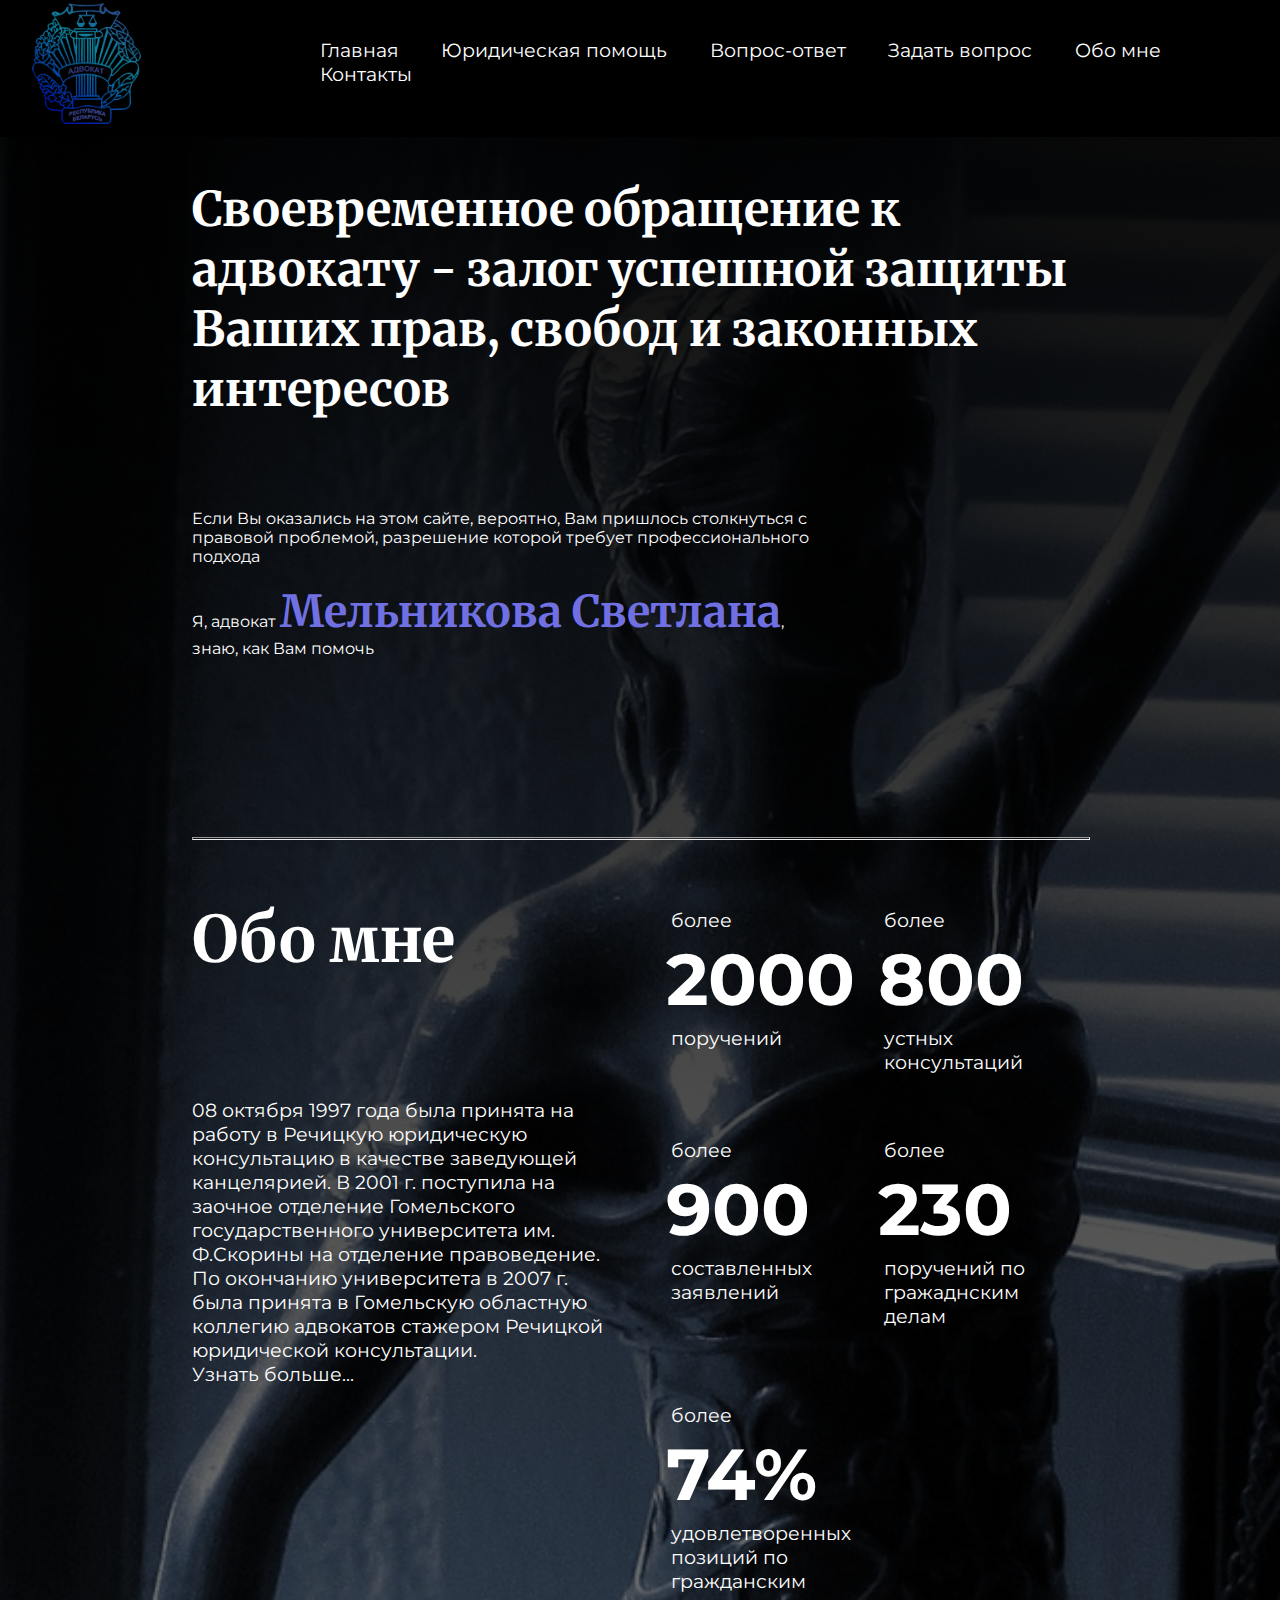
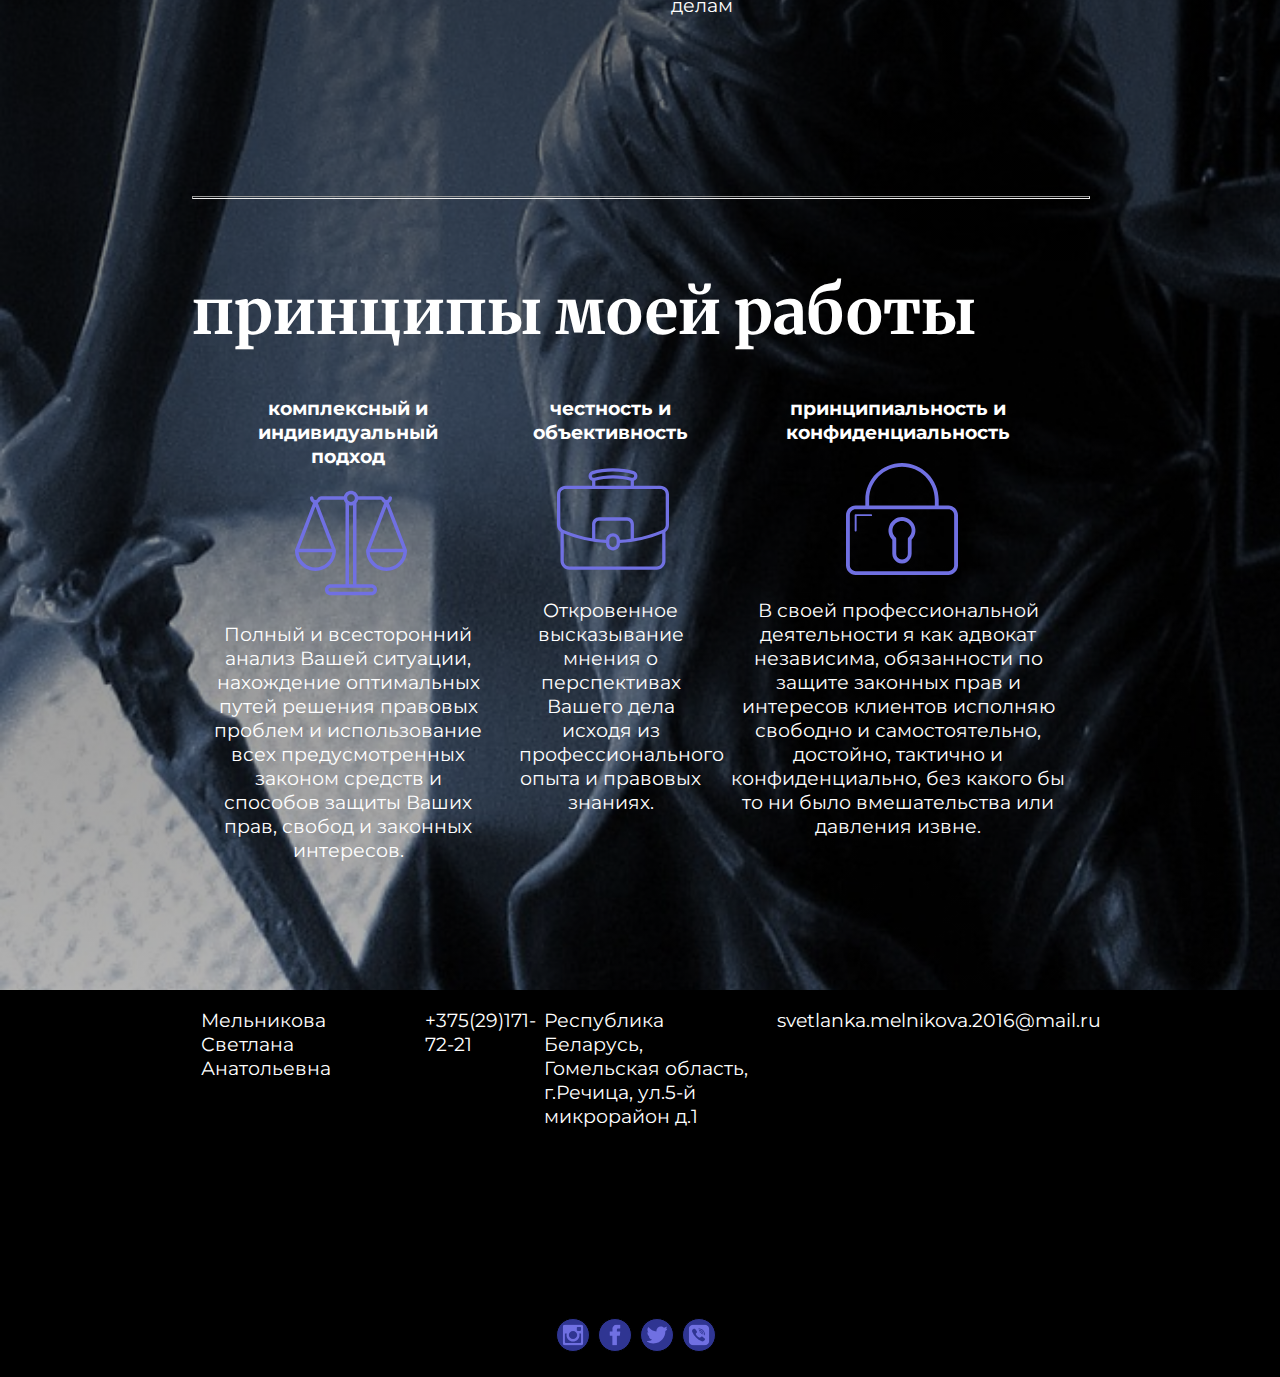
<file: index.html>
<!DOCTYPE html>
<html lang="en">
<head>
    <meta charset="UTF-8">
    <meta http-equiv="X-UA-Compatible" content="IE=edge">
    <meta name="viewport" content="width=device-width, initial-scale=1.0">
    <link rel="stylesheet" href="style.css">
    <title>Адвокат в Речице - Мельникова Светлана Анатольевна </title>
</head>
<body>
    <header>
        <img src="image/Logo-advocat.png" alt="image">
        <div class="mobile-navigation">
            <svg class="mobile-menu-btn">
                <use xlink:href="sprite.svg#mobile-menu-open"></use>
            </svg>
            <svg class="mobile-menu-close">
                <use xlink:href="sprite.svg#mobile-menu-close"></use>
            </svg>
            <div class="mobile-dropdown-menu">
                <a href="index.html"> Главная</a>
                <a href="legal.html"> Юридическая помощь</a>
                <a href="enquire.html"> Вопрос-ответ</a>
                <a href="askquestion.html"> Задать вопрос</a>
                <a href="about.html"> Обо мне</a>
            </div>
        </div>
        <nav class="header-link">
            <a href="index.html"> Главная</a>
            <a href="legal.html"> Юридическая помощь</a>
            <a href="enquire.html"> Вопрос-ответ</a>
            <a href="askquestion.html"> Задать вопрос</a>
            <a href="about.html"> Обо мне</a>
            <a href="#contacts"> Контакты</a>
        </nav>
    </header>
    <section class="greetings">
        <h2 class="greetings-title"> Своевременное обращение к адвокату - залог успешной защиты Ваших прав, свобод и законных интересов</h2>
        <p class="greetings-base-text">Если Вы оказались на этом сайте, вероятно, Вам пришлось столкнуться с правовой проблемой, разрешение которой требует профессионального подхода</p>
        <p class="greetings-base-text greating-text">Я, адвокат <span class="greetings-name"> Мельникова Светлана</span>, знаю, как Вам помочь</p>
        <hr>
    </section>
    <section class="statistics">
        <div class="statistic">
            <div class="statistic-first-block">
                <p class="statistic-title">Обо мне</p>
                <p class="statistic-text">08 октября 1997 года была принята на работу в Речицкую юридическую консультацию в качестве заведующей канцелярией.  В 2001 г. поступила на заочное отделение Гомельского государственного университета им. Ф.Скорины на отделение правоведение. По окончанию университета в 2007 г. была принята в Гомельскую областную коллегию адвокатов стажером Речицкой юридической консультации. </p>
                <a class="statistic-link" href="about.html">Узнать больше...</a>
            </div>
            <div class="statistic-second-block">
                <div class="statistic-item">
                    <p class="base-title-first">более</p>
                    <p class="stat-number">2000</p>
                    <p class="base-title-first">поручений</p>
                </div>
                <div class="statistic-item">
                    <p class="base-title-first">более</p>
                    <p class="stat-number">800</p>
                    <p class="base-title-first">устных консультаций</p>
                </div>
                <div class="statistic-item value-first">
                    <p class="base-title-first sprt-nub">более</p>
                    <p class="stat-number ">900</p>
                    <p class="base-title-first">составленных заявлений</p>
                </div>
                <div class="statistic-item value-first ">
                    <p class="base-title-first sprt-nub">более</p>
                    <p class="stat-number ">230</p>
                    <p class="base-title-first">поручений по гражаднским делам</p>
                </div>
                <div class="statistic-item sprt-nub-first">
                    <p class="base-title-first">более</p>
                    <p class="stat-number ">74%</p>
                    <p class="base-title-first">удовлетворенных позиций по гражданским делам</p>
                </div>
            </div>
        </div>
        <hr>
    </section>
    <section class="princeps">
        <p class="statistic-title"> принципы моей работы</p>
        <div class="cards">
            <div class="card">
                <h3 class="base-title-first">комплексный и индивидуальный <br> подход</h3>
                <svg class="card-sprite">
                    <use xlink:href="sprite.svg#scales"></use>
                </svg>
                <p class="base-title-first">Полный и всесторонний анализ Вашей ситуации, нахождение оптимальных путей решения правовых проблем и использование всех предусмотренных законом средств и способов защиты Ваших прав, свобод и законных интересов.</p>
            </div>
            <div class="card">
                <h3 class="base-title-first">честность и объективность</h3>
                <svg class="card-sprite">
                    <use xlink:href="sprite.svg#briefcase"></use>
                </svg>
                <p class="base-title-first">Откровенное высказывание мнения о перспективах Вашего дела исходя из профессионального опыта и правовых знаниях.</p>
            </div>
            <div class="card">
                <h3 class="base-title-first">принципиальность и <br> конфиденциальность</h3>
                <svg class="card-sprite">
                    <use xlink:href="sprite.svg#lock"></use>
                </svg>
                <p class="base-title-first">В своей профессиональной деятельности я как адвокат независима, обязанности по защите законных прав и интересов клиентов исполняю свободно и самостоятельно, достойно, тактично и конфиденциально, без какого бы то ни было вмешательства или давления извне.</p>
            </div>
        </div>
    </section>
    <footer class="contacts" id="contacts">
        <div class="contacts-grid-container">
            <p class="base-title-first">Мельникова Светлана Анатольевна</p>
            <p class="base-title-first">+375(29)171-72-21</p>
            <p class="base-title-first"> Республика Беларусь,<br> Гомельская область, г.Речица, ул.5-й микрорайон д.1 </p>
            <p class="base-title-first">svetlanka.melnikova.2016@mail.ru</p>
        </div>    
        <div class="map">
            <iframe src="https://www.google.com/maps/embed?pb=!1m14!1m12!1m3!1d5794.442644092715!2d30.406498111423435!3d52.36565056402502!2m3!1f0!2f0!3f0!3m2!1i1024!2i768!4f13.1!5e0!3m2!1sru!2sby!4v1670740330302!5m2!1sru!2sby" width="100%" height="100%" style="border:0;" allowfullscreen="" loading="lazy" referrerpolicy="no-referrer-when-downgrade"></iframe>
        </div>
        <div class="footer-nav">
            <div class="footer-nav-flex">
                <div title="instagram" class="footer-circle">
                    <a href="https://ru.wikipedia.org/wiki/Instagram">
                        <svg class="description-svg">
                            <use xlink:href="sprite.svg#inst"></use>
                        </svg>
                    </a>
                </div>
                <div title="facebook" class="footer-circle">
                    <a href="https://ru.wikipedia.org/wiki/Facebook">
                        <svg class="description-svg">
                            <use xlink:href="sprite.svg#fc"></use>
                        </svg>
                    </a>
                </div>
                <div title="twitter" class="footer-circle">
                    <a href="https://ru.wikipedia.org/wiki/Facebook">
                        <svg class="description-svg">
                            <use xlink:href="sprite.svg#tw"></use>
                        </svg>
                    </a>
                </div>
                <div title="viber" class="footer-circle">
                    <a href="https://ru.wikipedia.org/wiki/Viber">
                        <svg  class="description-svg">
                            <use xlink:href="sprite.svg#viber"></use>
                        </svg>
                    </a>
                </div>
            </div>
        </div>
    </footer>
    <script src="adaptiv.js"></script>
</body>
</html>
</file>
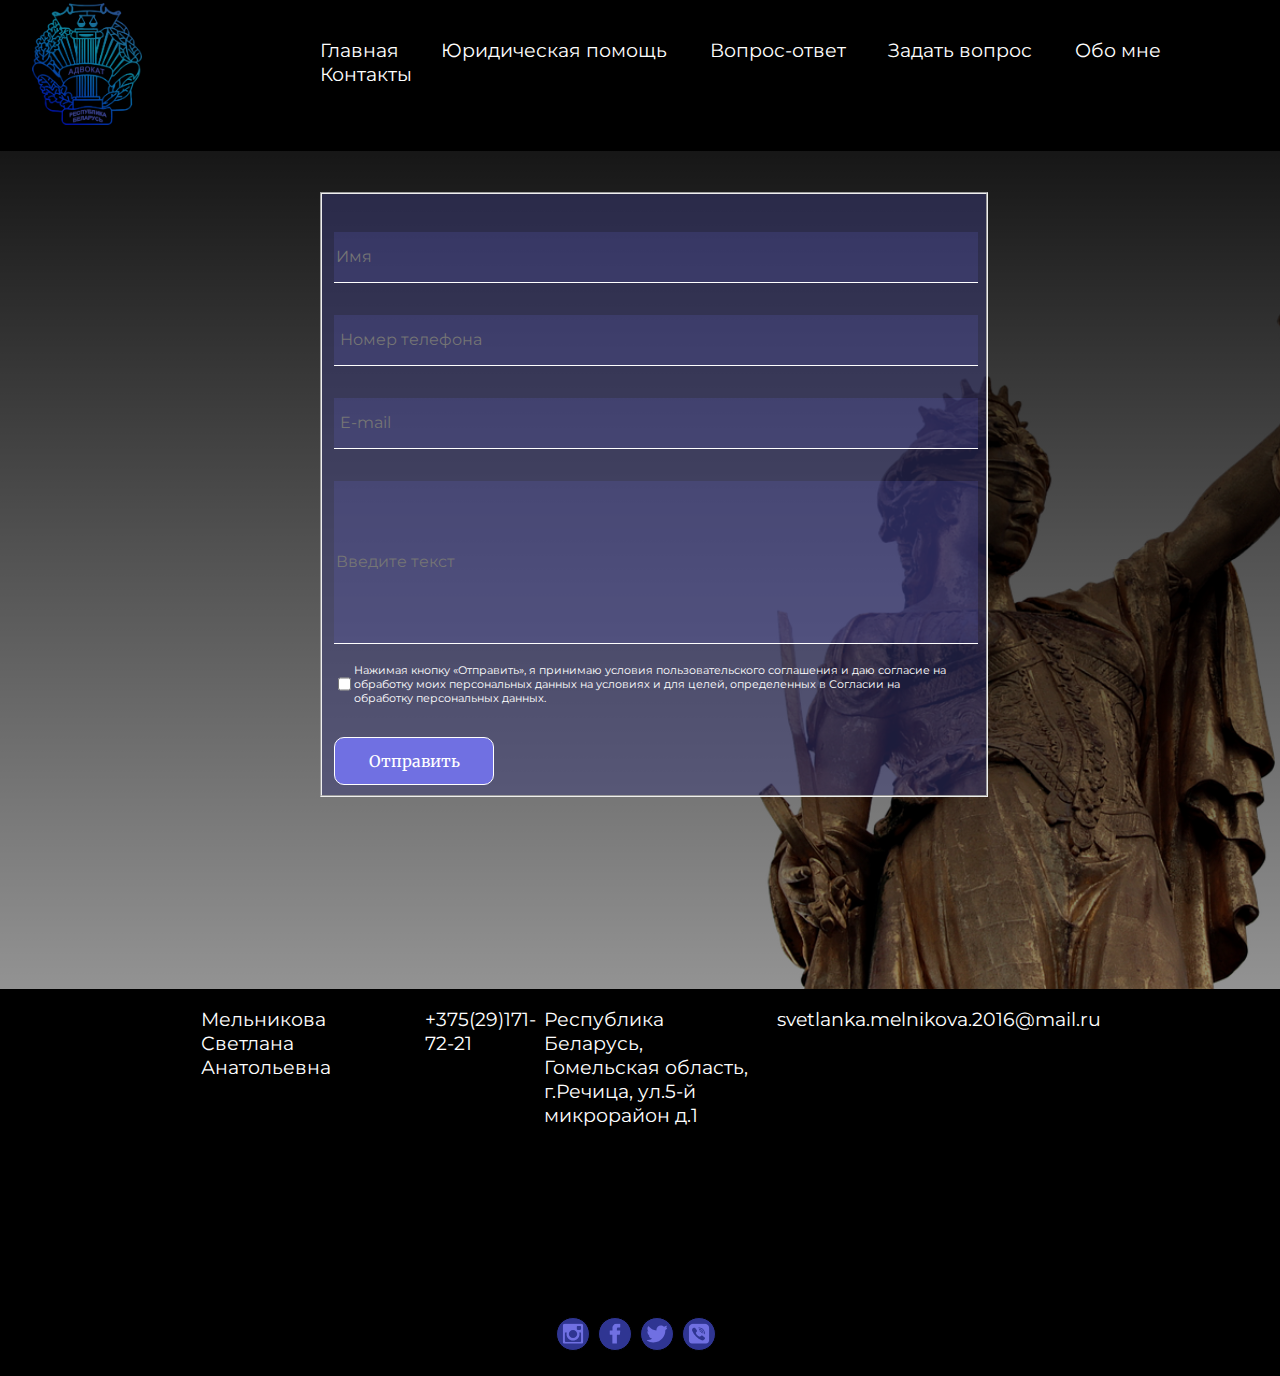
<file: askquestion.html>
<!DOCTYPE html>
<html lang="en">
<head>
    <meta charset="UTF-8">
    <meta http-equiv="X-UA-Compatible" content="IE=edge">
    <meta name="viewport" content="width=device-width, initial-scale=1.0">
    <link rel="stylesheet" href="askquestion.css">
    <title>Задать вопрос</title>
</head>
<body>
    <header>
        <img src="image/Logo-advocat.png" alt="image">
        <div class="mobile-navigation">
            <svg class="mobile-menu-btn">
                <use xlink:href="sprite.svg#mobile-menu-open"></use>
            </svg>
            <svg class="mobile-menu-close">
                <use xlink:href="sprite.svg#mobile-menu-close"></use>
            </svg>
            <div class="mobile-dropdown-menu">
                <a href="index.html"> Главная</a>
                <a href="legal.html"> Юридическая помощь</a>
                <a href="enquire.html"> Вопрос-ответ</a>
                <a href="askquestion.html"> Задать вопрос</a>
                <a href="about.html"> Обо мне</a>
            </div>
        </div> 
        <nav class="header-link">
            <a href="index.html"> Главная</a>
            <a href="legal.html"> Юридическая помощь</a>
            <a href="enquire.html"> Вопрос-ответ</a>
            <a href="askquestion.html"> Задать вопрос</a>
            <a href="about.html"> Обо мне</a>
            <a href="#contacts"> Контакты</a>
        </nav>
    </header>
    <section class="section-form">
            <form class="form-container">
                <fieldset class="list">
                    <input class="form-item " type="text" placeholder="Имя">
                    <input class="form-item" type="number" placeholder=" Номер телефона">
                    <input class="form-item" type="email" placeholder=" E-mail">
                    <input class="form-item form-textarea" type="text" placeholder="Введите текст">
                    <div class="form-chek-container" >
                        <input id="openModal" class="form-chek"  type="checkbox" name="form-text">
                        <p class="form-chek-text">
                            Нажимая кнопку «Отправить», я принимаю условия пользовательского соглашения и даю согласие на обработку моих персональных данных на условиях и для целей, определенных в Согласии на обработку персональных данных.
                        </p>
                    </div>
                    <button  class="form-btn"> Отправить</button>
                </fieldset>    
            </form>
    </section>
    <footer class="contacts" id="contacts">
        <div class="contacts-grid-container">
            <p class="base-title-first">Мельникова Светлана Анатольевна</p>
            <p class="base-title-first">+375(29)171-72-21</p>
            <p class="base-title-first"> Республика Беларусь,<br> Гомельская область, г.Речица, ул.5-й микрорайон д.1 </p>
            <p class="base-title-first">svetlanka.melnikova.2016@mail.ru</p>
        </div>    
        <div class="map">
            <iframe src="https://www.google.com/maps/embed?pb=!1m14!1m12!1m3!1d5794.442644092715!2d30.406498111423435!3d52.36565056402502!2m3!1f0!2f0!3f0!3m2!1i1024!2i768!4f13.1!5e0!3m2!1sru!2sby!4v1670740330302!5m2!1sru!2sby" width="100%" height="100%" style="border:0;" allowfullscreen="" loading="lazy" referrerpolicy="no-referrer-when-downgrade"></iframe>
        </div>
        <div class="footer-nav">
            <div class="footer-nav-flex">
                <div title="instagram" class="footer-circle">
                    <a href="https://ru.wikipedia.org/wiki/Instagram">
                        <svg class="description-svg">
                            <use xlink:href="sprite.svg#inst"></use>
                        </svg>
                    </a>
                </div>
                <div title="facebook" class="footer-circle">
                    <a href="https://ru.wikipedia.org/wiki/Facebook">
                        <svg class="description-svg">
                            <use xlink:href="sprite.svg#fc"></use>
                        </svg>
                    </a>
                </div>
                <div title="twitter" class="footer-circle">
                    <a href="https://ru.wikipedia.org/wiki/Facebook">
                        <svg class="description-svg">
                            <use xlink:href="sprite.svg#tw"></use>
                        </svg>
                    </a>
                </div>
                <div title="viber" class="footer-circle">
                    <a href="https://ru.wikipedia.org/wiki/Viber">
                        <svg  class="description-svg">
                            <use xlink:href="sprite.svg#viber"></use>
                        </svg>
                    </a>
                </div>
            </div>
        </div>
    </footer>
    <script src="adaptiv.js"></script>
    <script src="add.js"></script>
</body>
</html>
</file>
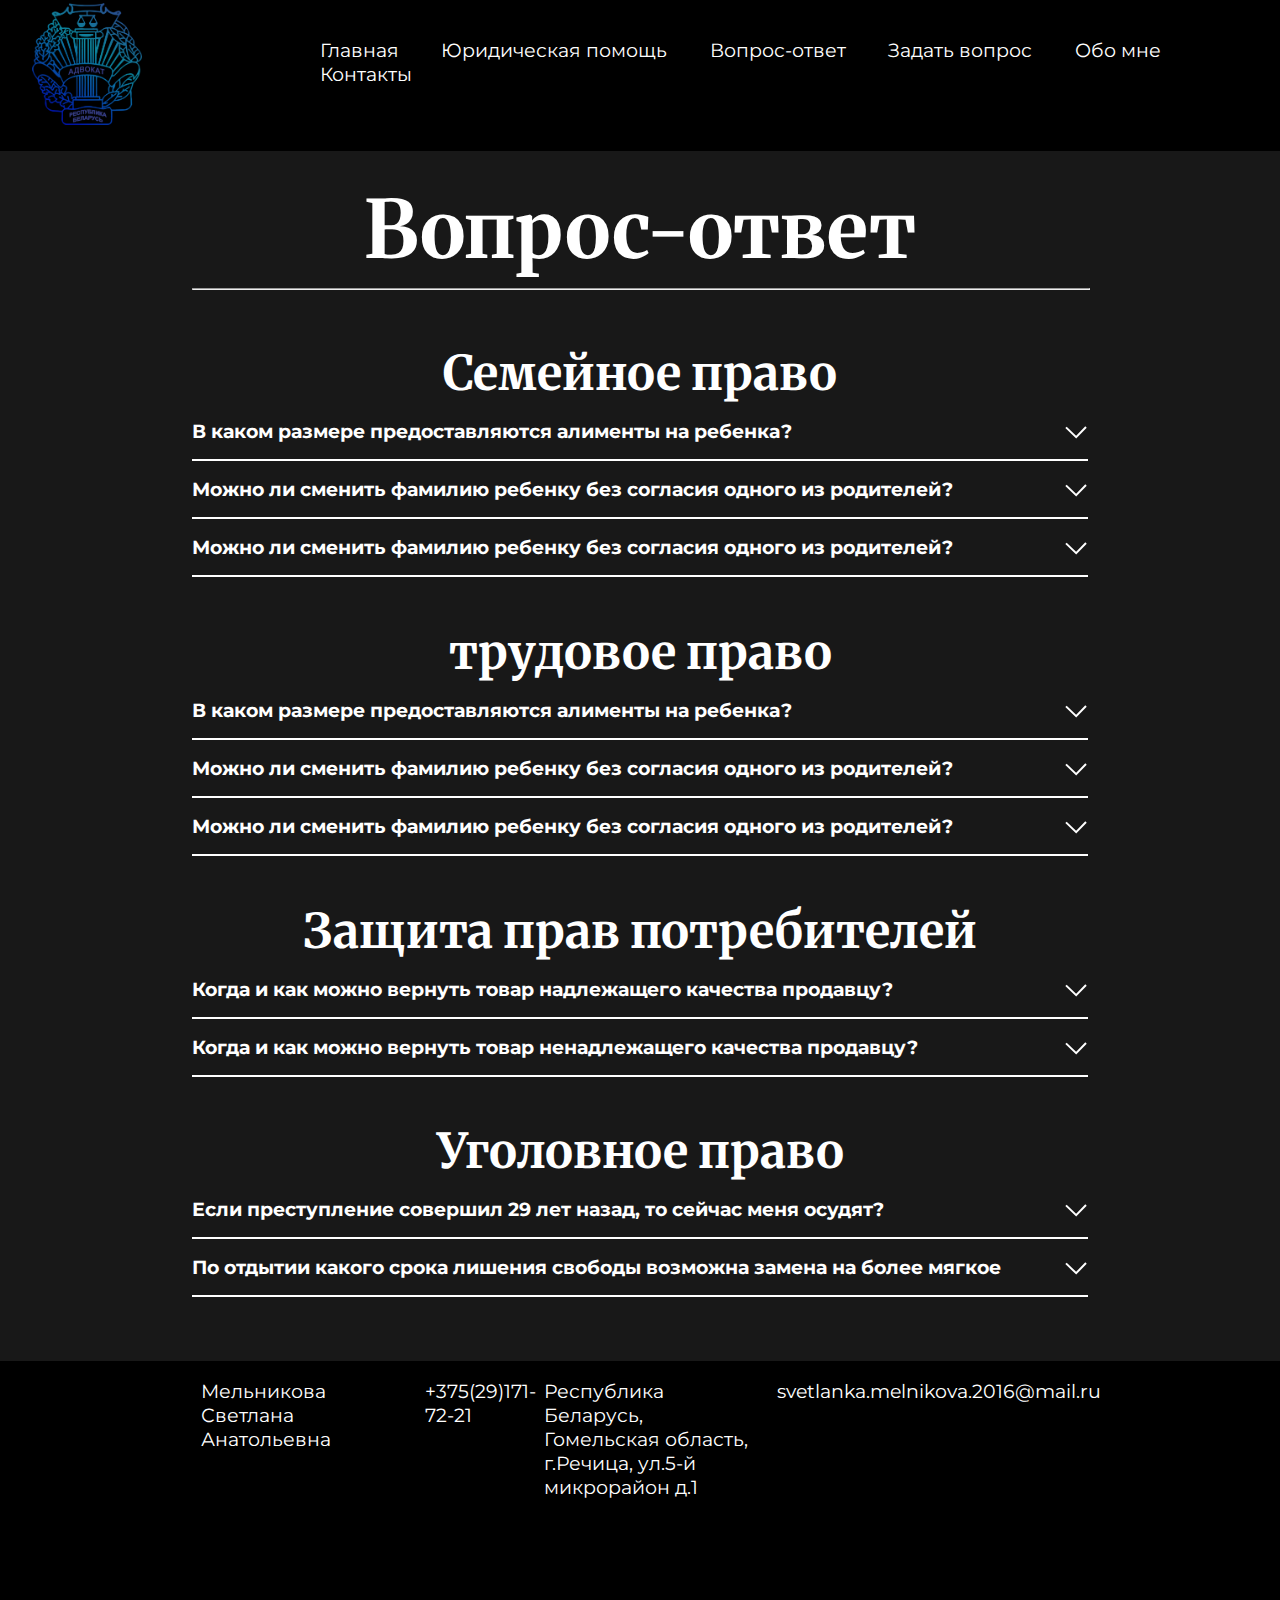
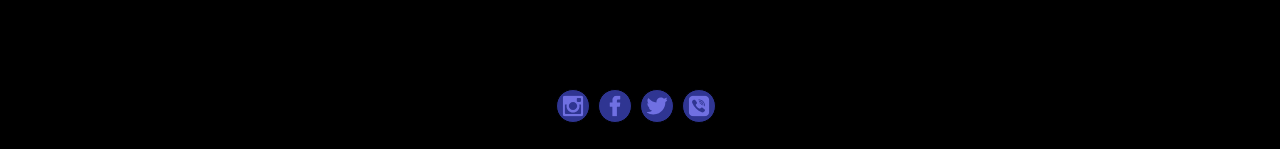
<file: enquire.html>
<!DOCTYPE html>
<html lang="en">
<head>
    <meta charset="UTF-8">
    <meta http-equiv="X-UA-Compatible" content="IE=edge">
    <meta name="viewport" content="width=device-width, initial-scale=1.0">
    <link rel="stylesheet" href="enquire.css">
    <title>Вопрос-ответ</title>
</head>
<body>
    <header>
        <img src="image/Logo-advocat.png" alt="image">
        <div class="mobile-navigation">
            <svg class="mobile-menu-btn">
                <use xlink:href="sprite.svg#mobile-menu-open"></use>
            </svg>
            <svg class="mobile-menu-close">
                <use xlink:href="sprite.svg#mobile-menu-close"></use>
            </svg>
            <div class="mobile-dropdown-menu">
                <a href="index.html"> Главная</a>
                <a href="legal.html"> Юридическая помощь</a>
                <a href="enquire.html"> Вопрос-ответ</a>
                <a href="askquestion.html"> Задать вопрос</a>
                <a href="about.html"> Обо мне</a>
            </div>
        </div>
        <nav class="header-link">
            <a href="index.html"> Главная</a>
            <a href="legal.html"> Юридическая помощь</a>
            <a href="enquire.html"> Вопрос-ответ</a>
            <a href="askquestion.html"> Задать вопрос</a>
            <a href="about.html"> Обо мне</a>
            <a href="#contacts"> Контакты</a>
        </nav>
    </header>
    <section class="enquire">
        <h2 class="enquire-title-first"> Вопрос-ответ</h2>
        <hr>
        <h2 class=" enquire-title-first enquire-title-second ">Семейное право</h2>
        <div class="faq">
            <div class="question">
                <h3>В каком размере предоставляются алименты на ребенка?</h3>
                <svg class="faq-svg" width="24px" height="24px" viewBox="0 0 24 24" xmlns="http://www.w3.org/2000/svg">
                    <polyline fill="none" stroke="#fff" stroke-width="2" points="7.086 3.174 17.086 13.174 7.086 23.174" transform="scale(1 -1) rotate(-89 -1.32 0)"/>
                </svg>
            </div>
            <div class="answer">
                <p>
                    По общему правилу алименты на несовершеннолетних детей с их родителей взыскиваются в следующих размерах: на одного ребенка – 25% заработка и (или) иного дохода родителя в месяц, но не менее 50% бюджета прожиточного минимум в среднем на душу населения; на двух детей – 33% заработка и (или) иного дохода родителя в месяц, но не менее 75% бюджета прожиточного минимум в среднем на душу населения; на трех и более детей – 50% заработка и (или) иного дохода родителя в месяц, но не менее 100% бюджета прожиточного минимум в среднем на душу населения. Правило о нижней границе размера алиментов в привязке к величине бюджета прожиточного минимума актуально для трудоспособных родителей. Это гарантированный закон минимум, но есть и исключения. Так, размер алиментов может быть уменьшен судом, если: у родителя, уплачивающего алименты, имеются другие несовершеннолетние дети, которые при взыскании алиментов в вышеуказанных размерах оказались менее обеспеченными материально, чем дети, на которых уплачиваются алименты; родитель, с которого взыскиваются алименты, является инвалидом I либо II группы. В исключительных случаях суд может вообще освободить родителя-инвалида I либо II группы от уплаты алиментов, а также уменьшить минимальный размер алиментов, взыскиваемых с трудоспособного родителя, который по объективным причинам не может их уплачивать в установленных размерах. В случае, когда родители имеют нерегулярный заработок или доход либо получают его часть в натуре (лица, занимающиеся предпринимательской деятельностью, члены крестьянских (фермерских) хозяйств и другие), а также в иных случаях, когда взыскание алиментов в процентном отношении затруднительно либо невозможно, алименты могут быть взысканы в твердой денежной сумме или в сумме, соответствующей определенному количеству базовых величин, подлежащих выплате ежемесячно. Также размер алиментов может быть добровольно определен родителями в Брачном договоре, Соглашении о детях или Соглашении об уплате алиментов. Но и в таком случае размер алиментов не может быть ниже минимально установленных законом пределов – только аналогичный или выше.
                </p>
            </div>
        </div>
        <div class="faq">
            <div class="question">
                <h3>Можно ли сменить фамилию ребенку без согласия одного из родителей?</h3>
                <svg class="faq-svg" width="24px" height="24px" viewBox="0 0 24 24" xmlns="http://www.w3.org/2000/svg">
                    <polyline fill="none" stroke="#fff" stroke-width="2" points="7.086 3.174 17.086 13.174 7.086 23.174" transform="scale(1 -1) rotate(-89 -1.32 0)"/>
                </svg>
            </div>
            <div class="answer">
                <p>
                    По общему правилу фамилия ребенка определяется фамилией родителей. При разных фамилиях родителей ребенку присваивается фамилия матери или отца по соглашению родителей, а при отсутствии согласия – по указанию органа опеки и попечительства. На практике достаточно часто возникают ситуации, когда родитель, с которым остались проживать дети после расторжения брака, задумывается об изменении фамилии детям. Особенно актуально это для случаев присвоения матери после расторжения брака добрачной фамилии либо при выступлении матери в новый брак с присвоением фамилии мужа. Само по себе прекращение брака между родителями или признание брака недействительным либо вступление родителей в новые браки не влечет изменения фамилии ребенка, но закон предусматривает возможность такого изменения. Для этого необходимо пройти соответствующую административную процедуру. Так, разрешение на изменение фамилии ребенка исходя из его интересов дается органом опеки и попечительства по заявлению родителя, с которым ребенок остался проживать после прекращения брака или признания брака недействительным либо после вступления в новый брак, желающего присвоить ребенку свою фамилию. При изменении фамилии ребенку, достигшему десятилетнего возраста, органом опеки и попечительства должно быть получено согласие самого ребенка. Родитель, чью фамилию носит ребенок, ставится в известность о возбуждении ходатайства об изменении фамилии ребенка, и его мнение наряду с другими обстоятельствами учитывается органами опеки и попечительства при решении вопроса об изменении фамилии ребенка, но не обязательно является определяющим. Поэтому заинтересованному родителю, предполагающему, что второй родитель может возражать против изменения ребенку фамилии, важно крайне ответственно подойти к вопросу составления заявления об изменении фамилии, максимально обосновать просьбу, подкрепить ее доводами об обеспечении интересов ребенка сменой его фамилии с учетом конкретных жизненных обстоятельств. Помощь по указанным вопросам может быть оказана адвокатом. В случае отказа органом опеки и попечительства в даче разрешения на изменение фамилии ребенку такой отказ может быть обжалован в установленном законом порядке. Также размер алиментов может быть добровольно определен родителями в Брачном договоре, Соглашении о детях или Соглашении об уплате алиментов. Но и в таком случае размер алиментов не может быть ниже минимально установленных законом пределов – только аналогичный или выше.
                </p>
            </div>
        </div>
        <div class="faq">
            <div class="question">
                <h3>Можно ли сменить фамилию ребенку без согласия одного из родителей?</h3>
                <svg class="faq-svg" width="24px" height="24px" viewBox="0 0 24 24" xmlns="http://www.w3.org/2000/svg">
                    <polyline fill="none" stroke="#fff" stroke-width="2" points="7.086 3.174 17.086 13.174 7.086 23.174" transform="scale(1 -1) rotate(-89 -1.32 0)"/>
                </svg>
            </div>
            <div class="answer">
                <p>
                    По общему правилу фамилия ребенка определяется фамилией родителей. При разных фамилиях родителей ребенку присваивается фамилия матери или отца по соглашению родителей, а при отсутствии согласия – по указанию органа опеки и попечительства. На практике достаточно часто возникают ситуации, когда родитель, с которым остались проживать дети после расторжения брака, задумывается об изменении фамилии детям. Особенно актуально это для случаев присвоения матери после расторжения брака добрачной фамилии либо при выступлении матери в новый брак с присвоением фамилии мужа. Само по себе прекращение брака между родителями или признание брака недействительным либо вступление родителей в новые браки не влечет изменения фамилии ребенка, но закон предусматривает возможность такого изменения. Для этого необходимо пройти соответствующую административную процедуру. Так, разрешение на изменение фамилии ребенка исходя из его интересов дается органом опеки и попечительства по заявлению родителя, с которым ребенок остался проживать после прекращения брака или признания брака недействительным либо после вступления в новый брак, желающего присвоить ребенку свою фамилию. При изменении фамилии ребенку, достигшему десятилетнего возраста, органом опеки и попечительства должно быть получено согласие самого ребенка. Родитель, чью фамилию носит ребенок, ставится в известность о возбуждении ходатайства об изменении фамилии ребенка, и его мнение наряду с другими обстоятельствами учитывается органами опеки и попечительства при решении вопроса об изменении фамилии ребенка, но не обязательно является определяющим. Поэтому заинтересованному родителю, предполагающему, что второй родитель может возражать против изменения ребенку фамилии, важно крайне ответственно подойти к вопросу составления заявления об изменении фамилии, максимально обосновать просьбу, подкрепить ее доводами об обеспечении интересов ребенка сменой его фамилии с учетом конкретных жизненных обстоятельств. Помощь по указанным вопросам может быть оказана адвокатом. В случае отказа органом опеки и попечительства в даче разрешения на изменение фамилии ребенку такой отказ может быть обжалован в установленном законом порядке. Также размер алиментов может быть добровольно определен родителями в Брачном договоре, Соглашении о детях или Соглашении об уплате алиментов. Но и в таком случае размер алиментов не может быть ниже минимально установленных законом пределов – только аналогичный или выше.
                </p>
            </div>
        </div>
        <h2 class=" enquire-title-first enquire-title-second ">трудовое право</h2>
        <div class="faq">
            <div class="question">
                <h3>В каком размере предоставляются алименты на ребенка?</h3>
                <svg class="faq-svg" width="24px" height="24px" viewBox="0 0 24 24" xmlns="http://www.w3.org/2000/svg">
                    <polyline fill="none" stroke="#fff" stroke-width="2" points="7.086 3.174 17.086 13.174 7.086 23.174" transform="scale(1 -1) rotate(-89 -1.32 0)"/>
                </svg>
            </div>
            <div class="answer">
                <p>
                    По общему правилу алименты на несовершеннолетних детей с их родителей взыскиваются в следующих размерах: на одного ребенка – 25% заработка и (или) иного дохода родителя в месяц, но не менее 50% бюджета прожиточного минимум в среднем на душу населения; на двух детей – 33% заработка и (или) иного дохода родителя в месяц, но не менее 75% бюджета прожиточного минимум в среднем на душу населения; на трех и более детей – 50% заработка и (или) иного дохода родителя в месяц, но не менее 100% бюджета прожиточного минимум в среднем на душу населения. Правило о нижней границе размера алиментов в привязке к величине бюджета прожиточного минимума актуально для трудоспособных родителей. Это гарантированный закон минимум, но есть и исключения. Так, размер алиментов может быть уменьшен судом, если: у родителя, уплачивающего алименты, имеются другие несовершеннолетние дети, которые при взыскании алиментов в вышеуказанных размерах оказались менее обеспеченными материально, чем дети, на которых уплачиваются алименты; родитель, с которого взыскиваются алименты, является инвалидом I либо II группы. В исключительных случаях суд может вообще освободить родителя-инвалида I либо II группы от уплаты алиментов, а также уменьшить минимальный размер алиментов, взыскиваемых с трудоспособного родителя, который по объективным причинам не может их уплачивать в установленных размерах. В случае, когда родители имеют нерегулярный заработок или доход либо получают его часть в натуре (лица, занимающиеся предпринимательской деятельностью, члены крестьянских (фермерских) хозяйств и другие), а также в иных случаях, когда взыскание алиментов в процентном отношении затруднительно либо невозможно, алименты могут быть взысканы в твердой денежной сумме или в сумме, соответствующей определенному количеству базовых величин, подлежащих выплате ежемесячно. Также размер алиментов может быть добровольно определен родителями в Брачном договоре, Соглашении о детях или Соглашении об уплате алиментов. Но и в таком случае размер алиментов не может быть ниже минимально установленных законом пределов – только аналогичный или выше.
                </p>
            </div>
        </div>
        <div class="faq">
            <div class="question">
                <h3>Можно ли сменить фамилию ребенку без согласия одного из родителей?</h3>
                <svg class="faq-svg" width="24px" height="24px" viewBox="0 0 24 24" xmlns="http://www.w3.org/2000/svg">
                    <polyline fill="none" stroke="#fff" stroke-width="2" points="7.086 3.174 17.086 13.174 7.086 23.174" transform="scale(1 -1) rotate(-89 -1.32 0)"/>
                </svg>
            </div>
            <div class="answer">
                <p>
                    По общему правилу фамилия ребенка определяется фамилией родителей. При разных фамилиях родителей ребенку присваивается фамилия матери или отца по соглашению родителей, а при отсутствии согласия – по указанию органа опеки и попечительства. На практике достаточно часто возникают ситуации, когда родитель, с которым остались проживать дети после расторжения брака, задумывается об изменении фамилии детям. Особенно актуально это для случаев присвоения матери после расторжения брака добрачной фамилии либо при выступлении матери в новый брак с присвоением фамилии мужа. Само по себе прекращение брака между родителями или признание брака недействительным либо вступление родителей в новые браки не влечет изменения фамилии ребенка, но закон предусматривает возможность такого изменения. Для этого необходимо пройти соответствующую административную процедуру. Так, разрешение на изменение фамилии ребенка исходя из его интересов дается органом опеки и попечительства по заявлению родителя, с которым ребенок остался проживать после прекращения брака или признания брака недействительным либо после вступления в новый брак, желающего присвоить ребенку свою фамилию. При изменении фамилии ребенку, достигшему десятилетнего возраста, органом опеки и попечительства должно быть получено согласие самого ребенка. Родитель, чью фамилию носит ребенок, ставится в известность о возбуждении ходатайства об изменении фамилии ребенка, и его мнение наряду с другими обстоятельствами учитывается органами опеки и попечительства при решении вопроса об изменении фамилии ребенка, но не обязательно является определяющим. Поэтому заинтересованному родителю, предполагающему, что второй родитель может возражать против изменения ребенку фамилии, важно крайне ответственно подойти к вопросу составления заявления об изменении фамилии, максимально обосновать просьбу, подкрепить ее доводами об обеспечении интересов ребенка сменой его фамилии с учетом конкретных жизненных обстоятельств. Помощь по указанным вопросам может быть оказана адвокатом. В случае отказа органом опеки и попечительства в даче разрешения на изменение фамилии ребенку такой отказ может быть обжалован в установленном законом порядке. Также размер алиментов может быть добровольно определен родителями в Брачном договоре, Соглашении о детях или Соглашении об уплате алиментов. Но и в таком случае размер алиментов не может быть ниже минимально установленных законом пределов – только аналогичный или выше.
                </p>
            </div>
        </div>
        <div class="faq">
            <div class="question">
                <h3>Можно ли сменить фамилию ребенку без согласия одного из родителей?</h3>
                <svg class="faq-svg" width="24px" height="24px" viewBox="0 0 24 24" xmlns="http://www.w3.org/2000/svg">
                    <polyline fill="none" stroke="#fff" stroke-width="2" points="7.086 3.174 17.086 13.174 7.086 23.174" transform="scale(1 -1) rotate(-89 -1.32 0)"/>
                </svg>
            </div>
            <div class="answer">
                <p>
                    По общему правилу фамилия ребенка определяется фамилией родителей. При разных фамилиях родителей ребенку присваивается фамилия матери или отца по соглашению родителей, а при отсутствии согласия – по указанию органа опеки и попечительства. На практике достаточно часто возникают ситуации, когда родитель, с которым остались проживать дети после расторжения брака, задумывается об изменении фамилии детям. Особенно актуально это для случаев присвоения матери после расторжения брака добрачной фамилии либо при выступлении матери в новый брак с присвоением фамилии мужа. Само по себе прекращение брака между родителями или признание брака недействительным либо вступление родителей в новые браки не влечет изменения фамилии ребенка, но закон предусматривает возможность такого изменения. Для этого необходимо пройти соответствующую административную процедуру. Так, разрешение на изменение фамилии ребенка исходя из его интересов дается органом опеки и попечительства по заявлению родителя, с которым ребенок остался проживать после прекращения брака или признания брака недействительным либо после вступления в новый брак, желающего присвоить ребенку свою фамилию. При изменении фамилии ребенку, достигшему десятилетнего возраста, органом опеки и попечительства должно быть получено согласие самого ребенка. Родитель, чью фамилию носит ребенок, ставится в известность о возбуждении ходатайства об изменении фамилии ребенка, и его мнение наряду с другими обстоятельствами учитывается органами опеки и попечительства при решении вопроса об изменении фамилии ребенка, но не обязательно является определяющим. Поэтому заинтересованному родителю, предполагающему, что второй родитель может возражать против изменения ребенку фамилии, важно крайне ответственно подойти к вопросу составления заявления об изменении фамилии, максимально обосновать просьбу, подкрепить ее доводами об обеспечении интересов ребенка сменой его фамилии с учетом конкретных жизненных обстоятельств. Помощь по указанным вопросам может быть оказана адвокатом. В случае отказа органом опеки и попечительства в даче разрешения на изменение фамилии ребенку такой отказ может быть обжалован в установленном законом порядке. Также размер алиментов может быть добровольно определен родителями в Брачном договоре, Соглашении о детях или Соглашении об уплате алиментов. Но и в таком случае размер алиментов не может быть ниже минимально установленных законом пределов – только аналогичный или выше.
                </p>
            </div>
        </div>
        <h2 class=" enquire-title-first enquire-title-second ">Защита прав потребителей</h2>
        <div class="faq">
            <div class="question">
                <h3>Когда и как можно вернуть товар надлежащего качества продавцу?</h3>
                <svg class="faq-svg" width="24px" height="24px" viewBox="0 0 24 24" xmlns="http://www.w3.org/2000/svg">
                    <polyline fill="none" stroke="#fff" stroke-width="2" points="7.086 3.174 17.086 13.174 7.086 23.174" transform="scale(1 -1) rotate(-89 -1.32 0)"/>
                </svg>
            </div>
            <div class="answer">
                <p>
                    Непродовольственный товар надлежащего качества может быть возвращен продавцу в течение четырнадцати дней с момента передачи такого товара, если более длительный срок не объявлен продавцом. Возврат товара осуществляется в месте приобретения или иных местах, объявленных продавцом. Также потребитель вправе в течение указанного срока обменять приобретенный товар на аналогичный, но других размера, формы, габарита, фасона, расцветки или комплектации. В случае разницы в цене производится необходимый перерасчет с продавцом.
                При этом товар может быть возвращен (обменян), если он не был в употреблении, сохранены его потребительские свойства и имеются доказательства приобретения его у данного продавца. Если товар продавался в потребительской упаковке, то и возвращаться он должен в ней же.
                Но нужно помнить, что возвратить можно не любой товар. Перечень непродовольственных товаров надлежащего качества, не подлежащих обмену и возврату, утверждается Правительством Республики Беларусь. К таковым, в частности, относятся текстильные товары, лентоткацкие изделия, ковровые изделия, провода, шнуры, кабели, линолеум, багет, пленка, клеенка и иные метражные товары, паркет, ламинат, пробковый пол, настенная пробка, плитка керамическая и керамогранитная, обои, белье нательное, чулочно-носочные изделия, ювелирные и другие изделия, изготовленные из драгоценных металлов и их сплавов, бижутерия, технически сложные товары бытового назначения, автотранспорт, мотовелотовары, парфюмерно-косметические товары, маникюрные и педикюрные инструменты и наборы, игрушки, товары бытовой химии, печатные издания, предметы личной гигиены, лекарственные средства, животные, птицы, рыбы, цветы, растения, семена, элементы питания и другие. Также не подлежат обмену и возврату пищевые продукты надлежащего качества. Нельзя вернуть товар и в ситуации, если продавцом являлся ремесленник либо реализация товара производилась на рынке физическим лицом (не осуществляющим предпринимательскую деятельность).
                При возврате потребителем товара надлежащего качества его требование о возврате уплаченной за товар денежной суммы должно быть удовлетворено продавцом незамедлительно, а если это не представляется возможным, то не позднее семи дней. Нарушение указанных сроков грозит продавцу неустойкой в размере одного процента цены товара за каждый день просрочки.
                Также необходимо собирать доказательства принуждения или провокационного поведения со стороны нанимателя, фиксировать все спорные моменты при свидетелях, подавать соответствующие заявления, служебные и докладные записки, отчеты о проделанной работе в случае необходимости.
                Для защиты нарушаемого права работник вправе обратиться в профсоюзную организацию, территориальные органы Департамента Государственной инспекции труда, органы прокуратуры, а также защищать свои права в судебном порядке.
                </p>
            </div>
        </div>
        <div class="faq">
            <div class="question">
                <h3>Когда и как можно вернуть товар ненадлежащего качества продавцу?</h3>
                <svg class="faq-svg" width="24px" height="24px" viewBox="0 0 24 24" xmlns="http://www.w3.org/2000/svg">
                    <polyline fill="none" stroke="#fff" stroke-width="2" points="7.086 3.174 17.086 13.174 7.086 23.174" transform="scale(1 -1) rotate(-89 -1.32 0)"/>
                </svg>
            </div>
            <div class="answer">
                <p>
                    Покупатель вправе расторгнуть договор купли-продажи, возвратить товар и потребовать возврата уплаченной за товар денежной суммы в случае реализации ему товара ненадлежащего качества наряду с иными правами (замена недоброкачественного товара товаром надлежащего качества; соразмерное уменьшение покупной цены товара; незамедлительное безвозмездное устранение недостатков товара; возмещение расходов по устранению недостатков товара). Право выбора способа восстановления нарушенных прав принадлежит покупателю.
            В такой ситуации товар может быть возвращен и без потребительской упаковки. Требование о возврате уплаченной за товар денежной суммы покупатель может предъявить как продавцу, так и изготовителю товара.
            В отношении технически сложного товара или дорогостоящего товара потребитель вправе предъявить требование о возврате уплаченных за товар денежных средств с возвратом товара в течение тридцати дней со дня передачи товара продавцом потребителю. По истечении указанного срока такие требования могут быть предъявлены потребителем в случае обнаружения в товаре существенного недостатка или нарушения сроков безвозмездного устранения недостатков товара. Перечень таких технически сложных товаров утверждается Правительством Республики Беларусь.
            Отсутствие у потребителя документа, подтверждающего факт приобретения товара, не является основанием для отказа в удовлетворении его требований. Факт покупки может быть подтвержден свидетельскими показаниями, элементами потребительской упаковки, на которых имеются отметки, подтверждающие, что приобретение товара осуществлялось у этого продавца, а также документами и другими средствами доказывания, указывающими на приобретение товара у этого продавца.
            Продавец обязан принять товар ненадлежащего качества у потребителя, а в случае необходимости – провести проверку качества товара, в том числе с привлечением ремонтной организации. Потребитель в свою очередь вправе участвовать в проведении проверки качества товара.
            При возникновении между потребителем и продавцом спора о наличии недостатков товара и причинах их возникновения продавец обязан провести экспертизу товара за свой счет. Однако если экспертиза установит, что недостатки товара отсутствуют или возникли после передачи товара потребителю вследствие нарушения им установленных правил использования, хранения, транспортировки товара или действий третьих лиц либо непреодолимой силы, потребитель будет обязан возместить продавцу расходы на проведение экспертизы.
            Требования в отношении недостатков товара могут быть предъявлены покупателем в течение гарантийного срока или срока годности товара. В отношении товаров, на которые гарантийные сроки или сроки годности не установлены либо гарантийные сроки которых составляют менее двух лет, потребитель вправе предъявить указанные требования, если недостатки обнаружены в течение двух лет со дня передачи таких товаров продавцом потребителю, а в отношении недвижимого имущества – в течение трех лет со дня его передачи продавцом потребителю, если более длительные сроки не установлены законом.
                </p>
            </div>
        </div>
        <h2 class=" enquire-title-first enquire-title-second ">Уголовное право</h2>
        <div class="faq">
            <div class="question">
                <h3>Если преступление совершил 29 лет назад, то сейчас меня осудят?</h3>
                <svg class="faq-svg" width="24px" height="24px" viewBox="0 0 24 24" xmlns="http://www.w3.org/2000/svg">
                    <polyline fill="none" stroke="#fff" stroke-width="2" points="7.086 3.174 17.086 13.174 7.086 23.174" transform="scale(1 -1) rotate(-89 -1.32 0)"/>
                </svg>
            </div>
            <div class="answer">
                <p>
                    1. Лицо освобождается от уголовной ответственности, если со дня совершения преступления истекли следующие сроки:
                1) два года – при совершении преступления, не представляющего большой общественной опасности;
                2) пять лет – при совершении менее тяжкого преступления;
                3) десять лет – при совершении тяжкого преступления;
                4) пятнадцать лет – при совершении особо тяжкого преступления, кроме случая, предусмотренного частью 5 настоящей статьи.
                2. Срок давности исчисляется со дня совершения преступления до дня вступления в законную силу приговора суда и не прерывается возбуждением уголовного дела.
                3. Течение сроков давности прерывается, если до истечения указанных в части 1 настоящей статьи сроков лицо совершит новое умышленное преступление. Исчисление сроков давности в этом случае начинается со дня совершения нового преступления по каждому преступлению отдельно.
                4. Течение сроков давности приостанавливается, если лицо, совершившее преступление, скроется от органа уголовного преследования или суда. В этих случаях течение сроков давности возобновляется со дня задержания лица или явки его с повинной. При этом лицо не может быть привлечено к уголовной ответственности, если со времени совершения преступления прошло пятнадцать лет и течение сроков давности не было прервано совершением нового умышленного преступления, за исключением случая, предусмотренного частью 5 настоящей статьи.
                5. Вопрос о применении сроков давности к лицу, совершившему преступление, за которое ему может быть назначено наказание в виде пожизненного лишения свободы или смертной казни, разрешается судом. Если суд не найдет возможным освободить указанное лицо от уголовной ответственности в связи с истечением сроков давности, пожизненное лишение свободы или смертная казнь не могут быть применены, а назначается лишение свободы.
                </p>
            </div>
        </div>
        <div class="faq">
            <div class="question">
                <h3>По отдытии какого срока лишения свободы возможна замена на более мягкое</h3>
                <svg class="faq-svg" width="24px" height="24px" viewBox="0 0 24 24" xmlns="http://www.w3.org/2000/svg">
                    <polyline fill="none" stroke="#fff" stroke-width="2" points="7.086 3.174 17.086 13.174 7.086 23.174" transform="scale(1 -1) rotate(-89 -1.32 0)"/>
                </svg>
            </div>
            <div class="answer">
                <p>
                    Статья 91. Замена неотбытой части наказания более мягким
                    1. Лицам, осужденным к исправительным работам, ограничению по военной службе, ограничению свободы или лишению свободы, неотбытая часть наказания может быть заменена более мягким наказанием.
                    2. Замена неотбытой части наказания более мягким наказанием может быть применена к твердо вставшему на путь исправления осужденному после фактического отбытия им:
                    1) не менее одной трети срока наказания, назначенного судом за преступление, не представляющее большой общественной опасности, или менее тяжкое преступление;
                    2) не менее половины срока наказания, назначенного судом за тяжкое преступление, а также если ранее лицо осуждалось к лишению свободы за умышленное преступление либо ранее осуждалось за преступление, совершенное в период отбывания наказания;
                    3) не менее двух третей срока наказания, назначенного судом за особо тяжкое преступление, а также наказания, назначенного лицу, ранее условно-досрочно освобождавшемуся от наказания либо ранее освобождавшемуся от наказания с заменой неотбытой части наказания более мягким наказанием и совершившему новое преступление в течение неотбытой части наказания.
                    3. При замене неотбытой части наказания более мягким наказанием оно назначается в пределах сроков, установленных законом для этого вида наказания, и не должно превышать неотбытого срока заменяемого наказания. При замене неотбытой части наказания более мягким наказанием одному дню заменяемого наказания соответствует один день более мягкого наказания, а при назначении в качестве более мягкого наказания общественных работ семи дням заменяемого наказания соответствуют двенадцать часов общественных работ.
                    4. При замене наказания более мягким наказанием осужденный может быть освобожден от дополнительного наказания.
                    5. К лицам, которым наказание было заменено более мягким, условно-досрочное освобождение от наказания применяется по правилам, предусмотренным статьей 90 настоящего Кодекса, исходя из назначенного приговором суда срока наказания с учетом его сокращения в соответствии с актами амнистии, помилования.
                    6. В случае совершения осужденным в период отбывания более мягкого наказания умышленного преступления, а равно преступления по неосторожности, за которое он осуждается к лишению свободы, суд назначает ему наказание по правилам, предусмотренным статьей 73 настоящего Кодекса.
                    7. К должностным лицам, занимающим государственные должности, осужденным за совершение коррупционных преступлений, не применяется замена неотбытой части наказания более мягким наказанием.
                </p>
            </div>
        </div>
    </section>
    <footer class="contacts" id="contacts">
        <div class="contacts-grid-container">
            <p class="base-title-first">Мельникова Светлана Анатольевна</p>
            <p class="base-title-first">+375(29)171-72-21</p>
            <p class="base-title-first"> Республика Беларусь,<br> Гомельская область, г.Речица, ул.5-й микрорайон д.1 </p>
            <p class="base-title-first">svetlanka.melnikova.2016@mail.ru</p>
        </div>    
        <div class="map">
            <iframe src="https://www.google.com/maps/embed?pb=!1m14!1m12!1m3!1d5794.442644092715!2d30.406498111423435!3d52.36565056402502!2m3!1f0!2f0!3f0!3m2!1i1024!2i768!4f13.1!5e0!3m2!1sru!2sby!4v1670740330302!5m2!1sru!2sby" width="100%" height="100%" style="border:0;" allowfullscreen="" loading="lazy" referrerpolicy="no-referrer-when-downgrade"></iframe>
        </div>
        <div class="footer-nav">
            <div class="footer-nav-flex">
                <div title="instagram" class="footer-circle">
                    <a href="https://ru.wikipedia.org/wiki/Instagram">
                        <svg class="description-svg">
                            <use xlink:href="sprite.svg#inst"></use>
                        </svg>
                    </a>
                </div>
                <div title="facebook" class="footer-circle">
                    <a href="https://ru.wikipedia.org/wiki/Facebook">
                        <svg class="description-svg">
                            <use xlink:href="sprite.svg#fc"></use>
                        </svg>
                    </a>
                </div>
                <div title="twitter" class="footer-circle">
                    <a href="https://ru.wikipedia.org/wiki/Facebook">
                        <svg class="description-svg">
                            <use xlink:href="sprite.svg#tw"></use>
                        </svg>
                    </a>
                </div>
                <div title="viber" class="footer-circle">
                    <a href="https://ru.wikipedia.org/wiki/Viber">
                        <svg  class="description-svg">
                            <use xlink:href="sprite.svg#viber"></use>
                        </svg>
                    </a>
                </div>
            </div>
        </div>
    </footer>
    <script src="adaptiv.js"></script>
    <script src="main.js"></script>
</body>
</html>
</file>
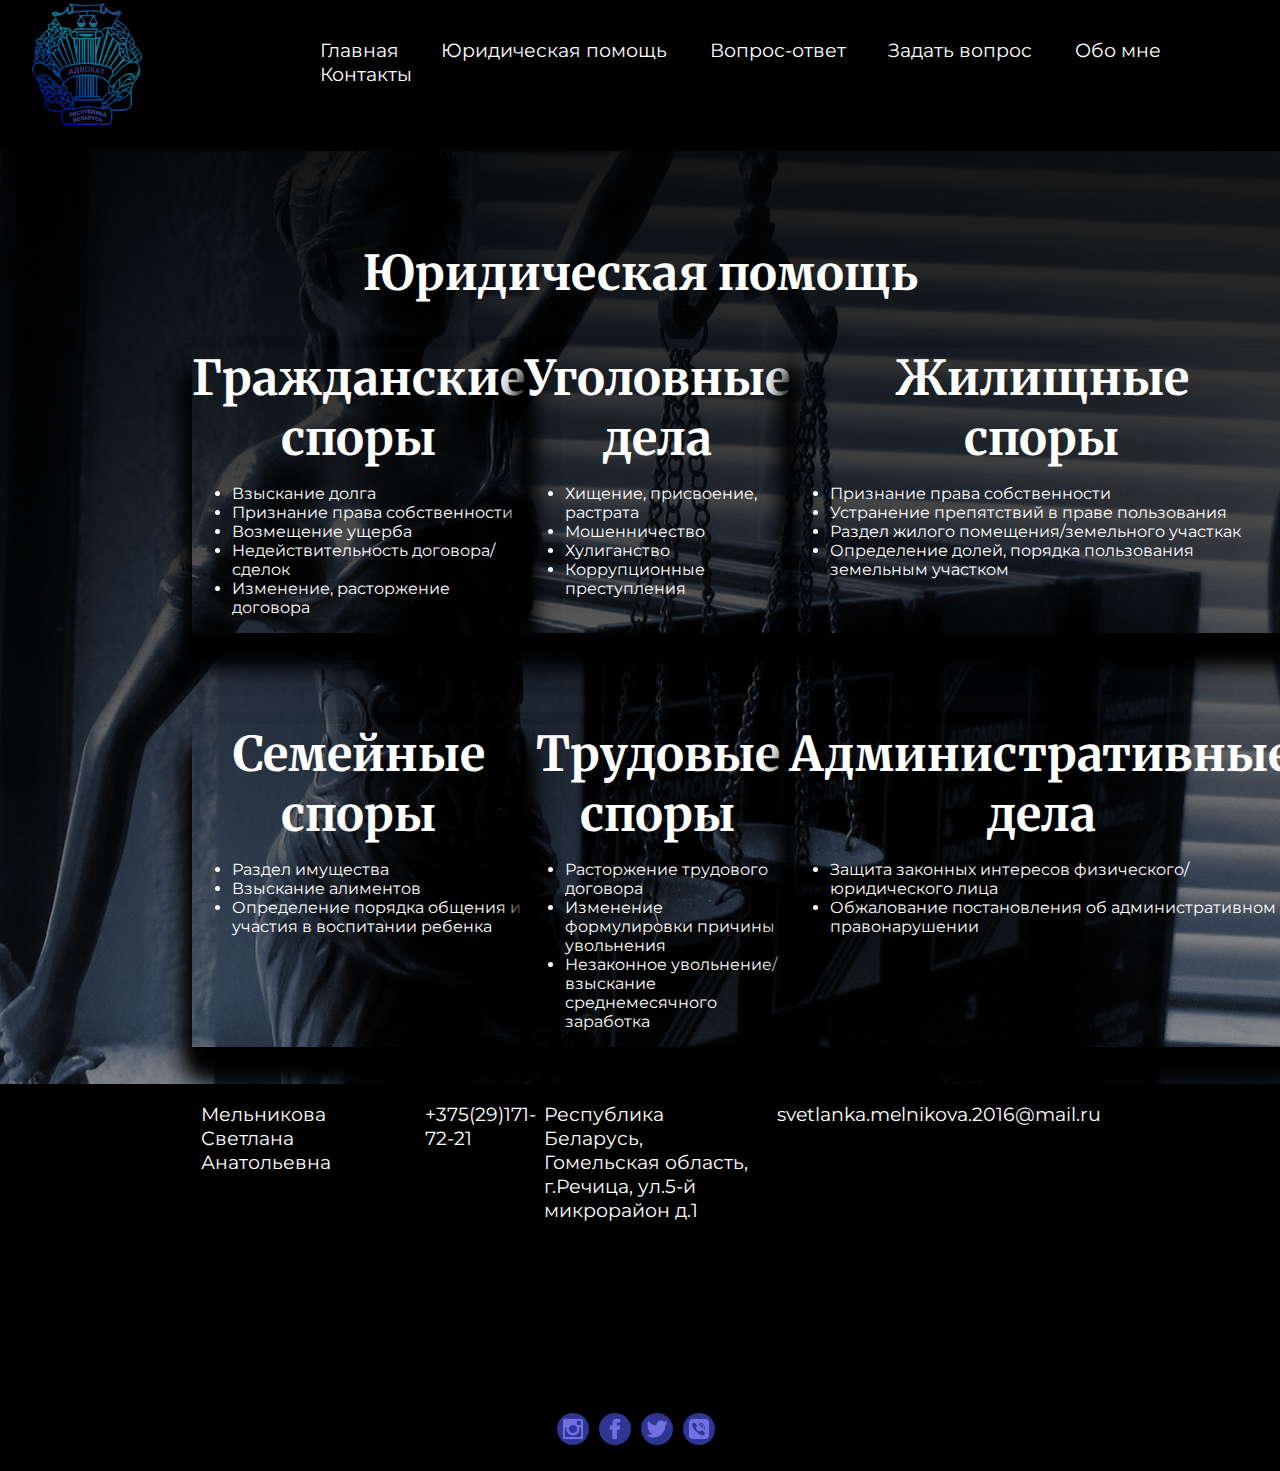
<file: legal.html>
<!DOCTYPE html>
<html lang="en">
<head>
    <meta charset="UTF-8">
    <meta http-equiv="X-UA-Compatible" content="IE=edge">
    <meta name="viewport" content="width=device-width, initial-scale=1.0">
    <link rel="stylesheet" href="legal.css">
    <title>Юридическая помощь</title>
</head>
<body>
    <header>
    <img src="image/Logo-advocat.png" alt="image">
    <div class="mobile-navigation">
        <svg class="mobile-menu-btn">
            <use xlink:href="sprite.svg#mobile-menu-open"></use>
        </svg>
        <svg class="mobile-menu-close">
            <use xlink:href="sprite.svg#mobile-menu-close"></use>
        </svg>
        <div class="mobile-dropdown-menu">
            <a href="index.html"> Главная</a>
            <a href="legal.html"> Юридическая помощь</a>
            <a href="enquire.html"> Вопрос-ответ</a>
            <a href="askquestion.html"> Задать вопрос</a>
            <a href="about.html"> Обо мне</a>
        </div>
    </div> 
    <nav class="header-link">
        <a href="index.html"> Главная</a>
        <a href="legal.html"> Юридическая помощь</a>
        <a href="enquire.html"> Вопрос-ответ</a>
        <a href="askquestion.html"> Задать вопрос</a>
        <a href="about.html"> Обо мне</a>
        <a href="#contacts"> Контакты</a>
    </nav>
</header>
    <section class="legal">
        <p class="statistic-about"> Юридическая помощь</p>
        <div class="legal-grid-container">
            <div class="card-legal">
                <h2 class="legal-title">Гражданские споры</h2>
                <ul class="legal-list">
                    <li>Взыскание долга</li>
                    <li>Признание права собственности</li>
                    <li>Возмещение ущерба</li>
                    <li>Недействительность договора/сделок</li>
                    <li>Изменение, расторжение договора</li>
                </ul>
            </div>
            <div class="card-legal">
                <h2 class="legal-title">Уголовные дела</h2>
                <ul class="legal-list">
                    <li>Хищение, присвоение, растрата</li>
                    <li>Мошенничество</li>
                    <li>Хулиганство</li>
                    <li>Коррупционные преступления</li>
                </ul>
            </div>
            <div class="card-legal">
                <h2 class="legal-title"> Жилищные <br> споры</h2>
                <ul class="legal-list">
                    <li>Признание права собственности</li>
                    <li>Устранение препятствий в праве пользования</li>
                    <li>Раздел жилого помещения/земельного участкак</li>
                    <li>Определение долей, порядка пользования земельным участком</li>
                </ul>
            </div>
            <div class="card-legal">
                <h2 class="legal-title">Семейные споры</h2>
                <ul class="legal-list">
                    <li>Раздел имущества</li>
                    <li>Взыскание алиментов</li>
                    <li>Определение порядка общения и участия в воспитании ребенка</li>
                </ul>
            </div>
            <div class="card-legal">
                <h2 class="legal-title">Трудовые споры</h2>
                <ul class="legal-list">
                    <li>Расторжение трудового договора</li>
                    <li>Изменение формулировки причины увольнения</li>
                    <li>Незаконное увольнение/взыскание среднемесячного заработка</li>
                </ul>
            </div>
            <div class="card-legal">
                <h2 class="legal-title">Административные дела</h2>
                <ul class="legal-list">
                    <li>Защита законных интересов физического/юридического лица</li>
                    <li>Обжалование постановления об  административном правонарушении</li>
                </ul>
            </div>
        </div>
    </section>
    <footer class="contacts" id="contacts">
        <div class="contacts-grid-container">
            <p class="base-title-first">Мельникова Светлана Анатольевна</p>
            <p class="base-title-first">+375(29)171-72-21</p>
            <p class="base-title-first"> Республика Беларусь,<br> Гомельская область, г.Речица, ул.5-й микрорайон д.1 </p>
            <p class="base-title-first">svetlanka.melnikova.2016@mail.ru</p>
        </div>    
        <div class="map">
            <iframe src="https://www.google.com/maps/embed?pb=!1m14!1m12!1m3!1d5794.442644092715!2d30.406498111423435!3d52.36565056402502!2m3!1f0!2f0!3f0!3m2!1i1024!2i768!4f13.1!5e0!3m2!1sru!2sby!4v1670740330302!5m2!1sru!2sby" width="100%" height="100%" style="border:0;" allowfullscreen="" loading="lazy" referrerpolicy="no-referrer-when-downgrade"></iframe>
        </div>
        <div class="footer-nav">
            <div class="footer-nav-flex">
                <div title="instagram" class="footer-circle">
                    <a href="https://ru.wikipedia.org/wiki/Instagram">
                        <svg class="description-svg">
                            <use xlink:href="sprite.svg#inst"></use>
                        </svg>
                    </a>
                </div>
                <div title="facebook" class="footer-circle">
                    <a href="https://ru.wikipedia.org/wiki/Facebook">
                        <svg class="description-svg">
                            <use xlink:href="sprite.svg#fc"></use>
                        </svg>
                    </a>
                </div>
                <div title="twitter" class="footer-circle">
                    <a href="https://ru.wikipedia.org/wiki/Facebook">
                        <svg class="description-svg">
                            <use xlink:href="sprite.svg#tw"></use>
                        </svg>
                    </a>
                </div>
                <div title="viber" class="footer-circle">
                    <a href="https://ru.wikipedia.org/wiki/Viber">
                        <svg  class="description-svg">
                            <use xlink:href="sprite.svg#viber"></use>
                        </svg>
                    </a>
                </div>
            </div>
        </div>
    </footer>
    <script src="adaptiv.js"></script>
</body>
</html>
</file>
<file: style.css>
@import url('https://fonts.googleapis.com/css2?family=Montserrat:wght@400;700;900&display=swap');
@import url('https://fonts.googleapis.com/css2?family=Merriweather:wght@400;700;900&display=swap');

body {
    margin: 0;
    padding: 0;
    box-sizing: border-box;
    background-image:linear-gradient(to bottom, rgba(0, 0, 0, 2), rgba(0, 0, 0, 0.2)), url('image/banner-1.jpg');
    background-size: cover;
    font-family: 'Montserrat', sans-serif;
    background-repeat: no-repeat;
    
}

p, h2, h3 {
    margin: 0;
    padding: 0;
}

header {
    height: auto;
    padding-bottom: 1%;
    display: grid;
    grid-template-columns: 1fr 3fr;
    background-color: rgb(0, 0, 0);
    position: fixed;
    width: 100%;
    top: 0;
}

.header-logo {
    font-size: 3rem;
    color: white;
}

header > img {
    width: 6.8rem;
    margin-top: 1%;
    padding-left: 10%;
}

.header-link {
    margin: 0;
    padding-top: 4%;
}

.header-link > a {
    font-size: 1.2rem;
    text-decoration: none;
    color: white;
    transition: 0.5s;
    margin-right: 4%;
    position: relative;
}

.header-link > a:before {
    content: '';
    position: absolute;
    width: 100%;
    height: 2px;
    background: rgb(112, 112, 226);
    left: 0;
    bottom: 0;
    transition: 0.5s;
    transform: scale(0);
    margin-top: 3%;
}

.header-link > a:hover:before {
    transform: scale(1);
}

.header-link > a:hover{
    color: rgb(112, 112, 226);
}

.mobile-navigation {
    display: none;
}

.greetings {
    padding-bottom: 10%;
    padding-left: 15%;
    padding-right: 15%;
    padding-bottom: 4%;
}

.greetings-title {
    color: white;
    font-size: 3rem;
    margin: 0;
    padding-top: 20%;
    font-family: 'Merriweather', serif;
}

.greetings-base-text {
    font-size: 1rem;
    color: white;
    padding-right: 30%;
    margin-top: 10%;
}

.greating-text {
    margin-top: 2%;
}

.text-item {
    margin-top: 8%;
    padding-right: 60%;
}

.greetings-name {
    font-weight: 700;
    color: rgb(112, 112, 226);
    font-size: 44px;
    font-family: 'Merriweather', serif;
}

hr{
    height: 1px;
    width: 100%;
    margin-top: 20%;
}

.sprite {
    width: 6rem;
    fill: blue;
}

.statistics {
    padding-left: 15%;
    padding-right: 15%;
    padding-bottom: 5%;
}

.statistic {
    display: grid;
    grid-template-columns: 1fr 1fr;
    gap: 5%;
}

.statistic-title {
    font-weight: 700;
    font-size: 4rem;
    color: white;
    margin: 0;
    font-family: 'Merriweather', serif;
}


.statistic-text {
    color: white;
    font-size: 1.2rem;
    margin-top: 28%;
}

.statistic-second-block {
    padding-top: 2%;
    display: grid;
    grid-template-columns:  1fr 1fr;
    color: white;
}

.statistic-link {
    font-size: 1.2rem;
    color: white;
    text-decoration: none;
    transition: 0.5s;
    margin-top: 5%;

}

.statistic-link:hover {
    color: rgb(112, 112, 226);;
    cursor: pointer;
    transition: 0.5s;
}

.stat-number{
    font-weight: 700;
    margin: 0.2rem;
    font-size: 4.5rem;
}

.sprt-nub {
    padding-top: 30%;
}

.sprt-nub-first {
    margin-top: 35%;
}

.base-title-first {
    font-size: 1.2rem;
    color: white;
    padding-left: 4%;
    padding-right: 6%;
}

.princeps {
    padding-left: 15%;
    padding-right: 15%;
    padding-bottom: 10%;
}

.cards{
    margin-top: 5%;
    display: flex;
    justify-content: space-around;
}

.card {
    text-align: center;
}

.card-sprite {
    margin: 0;
    width: 7rem;
    fill: rgb(112, 112, 226);
}

.contacts {
    padding-left: 15%;
    padding-right: 15%;
    background-color: black;
    padding-bottom: 2%;
}

.contacts-grid-container {
    padding-top: 2%;
    display: grid;
    grid-template-columns: 2fr 1fr 2fr 2fr ;
}

.map {
    padding-top: 2%;
}

.footer-nav-flex {
    margin-top: 2%;
    display: flex;
    justify-content: center;
}

.footer-circle {
    border: 1px solid black;
    background-color: rgb(47, 53, 146);
    border-radius: 50%;
    height: 2rem;
    width: 2rem;
    position: relative;
    margin-right: 0.5rem;

}

.description-svg {
    fill:rgb(112, 112, 226);;
    height: 1.3rem;
    width: 1.3rem; 
    position: absolute;
    top: 50%;
    left: 50%;
    transform: translate(-50%,-50%);
    transition: 0.5s;
}

.description-svg:hover {
    fill:  rgb(29, 29, 66);;
    transition: 0.5s;
}

.footer-title {
    color: black;
}

@media screen and (max-width: 768px) {
    header > img {
        width: 5rem;

    }

    .mobile-navigation {
        display: block;
     }

    .header-link {
        display: none;
    }

    header {
        display: grid;
        grid-template-columns: 5fr 1fr;
  
    }

    .mobile-dropdown-menu {
        width: 100vw;
        position: absolute;
        left: 0;
        top: -300%;
        background-color: rgba(37, 54, 150, 0.8);
        transition: 1s;
   
    }

    .mobile-dropdown-menu > a {
        padding:1%;
        display: block;
        text-transform: uppercase;
        text-decoration: none;
        font-weight: 700;
        color: white;
        font-family: 'Merriweather', serif;
    }

    .mobile-menu-btn,.mobile-menu-close {
        fill: white;
        height: 1.4rem;
        width: 1.4rem;
        margin-top: 25%;
    }

    .greetings {
        height: auto;
    }

    .greetings-title {

        font-size: 2rem;
        padding-top: 40%;
    }

    .statistics {
        height: auto;
    }

    .princeps {
        height: auto;
        padding-bottom: 5%;
    }

    .cards{
        display: grid;
        grid-template-columns: 1fr 1fr;
    }

    .base-title-first {
        font-size: 0.8rem;
    }

    .statistic-title {
        font-weight: 700;
        font-size: 2rem;
    }

    .statistic-text {
        font-size: 1rem;
    }

    .stat-number {
        font-size: 2rem;
    }

    .sprite {
        width: 4rem;
    }

    .card-sprite {

        width: 5rem;
    }

    hr{
        margin-top: 5%;
    }

    .footer-circle {
        height: 2rem;
        width: 2rem;
        position: relative;
        margin-right: 0.7rem;
    
    }
    
    .description-svg {
        height: 1.2rem;
        width: 1.2rem; 

    }

    .base-title-first {
        font-size: 0.7rem;
    }
}


@media screen and (max-width: 425px) {
        
    .contacts-grid-container {
        display: grid;
        grid-template-columns: 1fr 1fr ;
        row-gap: 10%;
    }

    .map {
        margin-top: 4%;
    }
}

@media screen and (max-width: 375px) {
    .statistic-second-block {
 
    display: grid;
    grid-template-columns: 1fr ;
    }

}
</file>
<file: askquestion.css>
@import url('https://fonts.googleapis.com/css2?family=Montserrat:wght@400;700;900&display=swap');
@import url('https://fonts.googleapis.com/css2?family=Merriweather:wght@400;700;900&display=swap');

body {
    margin: 0;
    padding: 0;
    box-sizing: border-box;
    background-image:linear-gradient(to bottom, rgba(0, 0, 0, 2), rgba(0, 0, 0, 0.2)), url('image/banner-form.png');
    background-size: cover;
    font-family: 'Montserrat', sans-serif;
    background-repeat: no-repeat;
    
}

p, h2, h3 {
    margin: 0;
    padding: 0;
}


header {
    padding-bottom: 2%;
    display: grid;
    grid-template-columns: 1fr 3fr;
    background-color: rgb(0, 0, 0);
    position: fixed;
    z-index: 2;
    width: 100%;
    top: 0;
}

.header-logo {
    font-size: 45px;
    color: white;
}


header > img {
    width: 110px;
    margin-top: 1%;
    padding-left: 10%;
}

.header-link {
    margin: 0;
    padding-top: 4%;
}

.header-link > a {
    font-size: 1.2rem;
    text-decoration: none;
    color: white;
    transition: 0.5s;
    margin-right: 4%;
    position: relative;
}

.header-link > a:before {
    content: '';
    position: absolute;
    width: 100%;
    height: 2px;
    background: rgb(112, 112, 226);
    left: 0;
    bottom: 0;
    transition: 0.5s;
    transform: scale(0);
    margin-top: 3%;
    
}

.header-link > a:hover:before {
    transform: scale(1);
}

.header-link > a:hover{
    color: rgb(112, 112, 226);
}

.mobile-navigation {
    display: none;
}

.section-form {
    padding-top: 15%;
    padding-bottom: 15%;
}

.list {
    width: 50%;
    margin: 0 25%;
    background-color: rgba(57, 57, 119, 0.493);
}


.form-item {
    font-size: 1rem;
    width: 100%;
    height: 3rem;
    background-color: rgba(112, 112, 226, 0.164);
    border: none;
    border-bottom: 1px solid white;
    margin-top: 5%;
    font-family: 'Montserrat', sans-serif;
}

.form-textarea {
    height: 10rem;
}

.form-chek-container {
    display: flex;
    justify-content: start;
    margin-top: 3%;
    position: relative;
}

.form-chek-text{
    font-size: 0.7rem;
    color: white;
    padding-right: 4%;
}

.modal {
    font-size: 1.1rem;
    padding: 2%;
    width: 440px;
    height: 400px;
    position: absolute;
    z-index: 2;
    background-color: rgb(20, 20, 41);
    color: white;
    top: 0%;
    text-align: justify;
}

.form-item:focus {
    background-color: rgb(168, 157, 157);
    color: white;
}

.form-btn {
    color: white;
    font-size: 1rem;
    font-weight: 400;
    cursor: pointer;
    background-color: rgb(112, 112, 226);;
    border: 1px solid white;
    width: 10rem;
    height: 3rem;
    border-top-left-radius: 10px;
    border-top-right-radius: 10px;
    border-bottom-left-radius: 10px;
    border-bottom-right-radius: 10px;
    margin-top: 5%;
    font-family: 'Merriweather', serif;
}

.modal-btn-close {
    border: none;
    background-color: transparent;
    color: white;
    position: absolute;
    top: 0%;
    left: 95%;
}

.contacts {
    padding: 0;
    padding-left: 15%;
    padding-right: 15%;
    background-color: black;
    padding-bottom: 2%;
}

.contacts-grid-container {
    padding-top: 2%;
    display: grid;
    grid-template-columns: 2fr 1fr 2fr 2fr ;
}

.map {
    padding-top: 2%;
}

.footer-nav-flex {
    margin-top: 2%;
    display: flex;
    justify-content: center;
}

.footer-circle {
    border: 1px solid black;
    background-color: rgb(47, 53, 146);
    border-radius: 50%;
    height: 2rem;
    width: 2rem;
    position: relative;
    margin-right: 0.5rem;

}

.description-svg {
    fill:rgb(112, 112, 226);;
    height: 1.3rem;
    width: 1.3rem; 
    position: absolute;
    top: 50%;
    left: 50%;
    transform: translate(-50%,-50%);
    transition: 0.5s;
}

.description-svg:hover {
    fill:  rgb(29, 29, 66);;
    transition: 0.5s;
}

.footer-title {
    color: black;
}

.base-title-first {
    font-size: 1.2rem;
    color: white;
    padding-left: 4%;
    padding-right: 6%;
}

@media screen and (max-width: 768px) {
    header > img {
        width: 5rem;
    }

    .mobile-navigation {
        display: block;
     }

    .header-link {
        display: none;
    }

    header {
        display: grid;
        grid-template-columns: 5fr 1fr;
  
    }

    .mobile-dropdown-menu {
        width: 100vw;
        position: absolute;
        left: 0;
        top: -300%;
        background-color: rgba(37, 54, 150, 0.8);
        transition: 1s;
   
    }

    .mobile-dropdown-menu > a {
        padding:1%;
        display: block;
        text-transform: uppercase;
        text-decoration: none;
        font-weight: 700;
        color: white;
        font-family: 'Merriweather', serif;
    }
    
    .mobile-menu-btn,.mobile-menu-close {
        fill: white;
        height: 1.4rem;
        width: 1.4rem;
        margin-top: 25%;
    }

    .section-form {
        padding-top: 30%;
    }

    .form-btn {
        font-size: 0.8rem;
        width: 7rem;
        height: 2rem;
    }

    .form-chek-text{
        font-size: 0.6rem;
    }
    
    .modal {
        padding: 4%;
        width: 340px;
        height: 300px;
        font-size: 0.7rem;
    }

    .form-item {
        font-size: 0.8rem;

    }
    
    .form-textarea {
        height: 10rem;
    }

    .footer-circle {
        height: 2rem;
        width: 2rem;
        position: relative;
        margin-right: 0.7rem;
        
    }
        
    .description-svg {
        height: 1.2rem;
         width: 1.2rem; 
    }

    .base-title-first {
        font-size: 0.7rem;
    }
}

@media screen and (max-width: 425px) {

    header > img {
        width: 4rem;
    }
    
    .contacts-grid-container {
        display: grid;
        grid-template-columns: 1fr 1fr ;
        row-gap: 10%;
    }

    .map {
        margin-top: 4%;
    }

    .modal {
        padding: 5%;
        width: 250px;
        height: 400px;
        right: 2%;
    }

    .form-chek-text{
        font-size: 0.4rem;
    }

    .form-btn {
        font-size: 0.5rem;
        width: 3.5rem;
        height: 1.4rem;
    }

    .form-btn {
        width: 4rem;
    }

}
</file>
<file: enquire.css>
@import url('https://fonts.googleapis.com/css2?family=Montserrat:wght@400;700;900&display=swap');
@import url('https://fonts.googleapis.com/css2?family=Merriweather:wght@400;700;900&display=swap');

body {
    margin: 0;
    padding: 0;
    background-color:rgb(24, 24, 24);
    font-family: 'Montserrat', sans-serif;

}

p, h2, h3 {
    margin: 0;
    padding: 0;
}


header {
    padding-bottom: 2%;
    display: grid;
    grid-template-columns: 1fr 3fr;
    background-color: rgb(0, 0, 0);
    position: fixed;
    z-index: 2;
    width: 100%;
    top: 0;
}

.header-logo {
    font-size: 45px;
    color: white;
}


header > img {
    width: 110px;
    margin-top: 1%;
    padding-left: 10%;
}

.header-link {
    margin: 0;
    padding-top: 4%;
}

.header-link > a {
    font-size: 1.2rem;
    text-decoration: none;
    color: white;
    transition: 0.5s;
    margin-right: 4%;
    position: relative;
}

.header-link > a:before {
    content: '';
    position: absolute;
    width: 100%;
    height: 2px;
    background: rgb(112, 112, 226);
    left: 0;
    bottom: 0;
    transition: 0.5s;
    transform: scale(0);
    margin-top: 3%;
    
}

.header-link > a:hover:before {
    transform: scale(1);
}

.header-link > a:hover{
    color: rgb(112, 112, 226);
}

.mobile-navigation {
    display: none;
}

.enquire {
    padding-bottom: 5%;
    padding-left: 15%;
    padding-right: 15%;
    min-height: 100vh;
    margin: 0 auto;
    display: flex;
    flex-direction: column;
    align-items: center;

}

.enquire-title-first {
    color: white;
    font-size: 5rem;
    font-weight: 700;
    padding-top: 20%;
    text-align: center;
    font-family: 'Merriweather', serif;
}

hr{
    width: 100%;
}

.enquire-title-second {
    padding: 0;
    margin-top: 5%;
    font-size: 3rem;
    font-family: 'Merriweather', serif;
}

.faq {
    margin-top: 1rem;
    padding-bottom: 1rem;
    border-bottom: 2px solid white;
    cursor: pointer;
}

.question {
    display: flex;
    justify-content: space-between;
    align-items: center;
}

.question h3 {
    font-size: 1.2rem;
    color: white;
}

.answer {
    max-height: 0;
    overflow: hidden;
    transition: max-height 1.4s ease;

}

.answer p {
    padding-top: 1rem;
    line-height: 1.5;
    font-size: 1rem;
    color: white;
}

.active{
    max-height: 1000px;
}

.faq-svg-item {
    transform: rotate(180deg);
}

svg {
    transition: transform 0.7s ease-in;

}

.contacts {
    padding: 0;
    padding-left: 15%;
    padding-right: 15%;
    background-color: black;
    padding-bottom: 2%;
}

.contacts-grid-container {
    padding-top: 2%;
    display: grid;
    grid-template-columns: 2fr 1fr 2fr 2fr ;
}

.map {
    padding-top: 2%;
}

.footer-nav-flex {
    margin-top: 2%;
    display: flex;
    justify-content: center;
}

.footer-circle {
    border: 1px solid black;
    background-color: rgb(47, 53, 146);
    border-radius: 50%;
    height: 2rem;
    width: 2rem;
    position: relative;
    margin-right: 0.5rem;

}

.description-svg {
    fill:rgb(112, 112, 226);;
    height: 1.3rem;
    width: 1.3rem; 
    position: absolute;
    top: 50%;
    left: 50%;
    transform: translate(-50%,-50%);
    transition: 0.5s;
}

.description-svg:hover {
    fill:  rgb(29, 29, 66);;
    transition: 0.5s;
}

.footer-title {
    color: black;
}

.base-title-first {
    font-size: 1.2rem;
    color: white;
    padding-left: 4%;
    padding-right: 6%;
}

@media screen and (max-width: 768px) {
    header > img {
        width: 5rem;

    }

    .mobile-navigation {
        display: block;
     }

    .header-link {
        display: none;
    }

    header {
        display: grid;
        grid-template-columns: 5fr 1fr;
  
    }

    .mobile-dropdown-menu {
        width: 100vw;
        position: absolute;
        left: 0;
        top: -300%;
        background-color: rgba(37, 54, 150, 0.8);
        transition: 1s;
   
    }

    .mobile-dropdown-menu > a {
        padding:1%;
        display: block;
        text-transform: uppercase;
        text-decoration: none;
        font-weight: 700;
        color: white;
        font-family: 'Merriweather', serif;
    }
    
    .mobile-menu-btn,.mobile-menu-close {
        fill: white;
        height: 1.4rem;
        width: 1.4rem;
        margin-top: 25%;
    }

    .enquire-title-first {
        margin-top: 23%;
        font-size: 2rem;

    }

    .enguire-single {
        margin-top: 5%;
    }

    .enquire-title-second {
        padding: 0;
        margin-top: 5%;
        font-size: 1.5rem;
    }

    .question h3 {
        font-size: 1rem;
        color: white;
    }
    
   
    .answer p {
        padding-top: 1rem;
        line-height: 1.1;
        font-size: 0.8rem;
        color: white;
    }

    .footer-circle {
        height: 2rem;
        width: 2rem;
        position: relative;
        margin-right: 0.7rem;
        
    }
        
    .description-svg {
        height: 1.2rem;
         width: 1.2rem; 
    }

    .base-title-first {
        font-size: 0.7rem;
    }
    
}

@media screen and (max-width: 425px) {
    header > img {
        width: 4rem;
    }

    .contacts-grid-container {
        display: grid;
        grid-template-columns: 1fr 1fr ;
        row-gap: 10%;
    }

    .map {
        margin-top: 4%;
    }

}
</file>
<file: legal.css>
@import url('https://fonts.googleapis.com/css2?family=Montserrat:wght@400;700;900&display=swap');
@import url('https://fonts.googleapis.com/css2?family=Merriweather:wght@400;700;900&display=swap');

body {
    margin: 0;
    padding: 0;
    box-sizing: border-box;
    background-image:linear-gradient(to bottom, rgba(0, 0, 0, 2), rgba(0, 0, 0, 0.2)), url('image/banner-1.jpg');
    background-size: cover;
    font-family: 'Montserrat', sans-serif;
    background-repeat: no-repeat;
}

p, h2, h3 {
    margin: 0;
    padding: 0;
}

header {
    display: grid;
    grid-template-columns: 1fr 3fr;
    background-color: rgb(0, 0, 0);
    position: fixed;
    z-index: 2;
    top: 0;
    width: 100%;
    padding-bottom: 2%;
}

.header-logo {
    font-size: 45px;
    color: white;
}

header > img {
    width: 110px;
    margin-top: 1%;
    padding-left: 10%;
}

.header-link {
    margin: 0;
    padding-top: 4%;
}

.header-link > a {
    font-size: 1.2rem;
    text-decoration: none;
    color: white;
    transition: 0.5s;
    margin-right: 4%;
    position: relative;
}

.header-link > a:before {
    content: '';
    position: absolute;
    width: 100%;
    height: 2px;
    background: rgb(112, 112, 226);
    left: 0;
    bottom: 0;
    transition: 0.5s;
    transform: scale(0);
    margin-top: 3%;
 
}

.header-link > a:hover:before {
    transform: scale(1);
}

.header-link > a:hover{
    color: rgb(112, 112, 226);
}

.mobile-navigation {
    display: none;
}

.legal{
    margin-top: 12%;
    padding-left: 15%;
    padding-right: 15%;
    padding-bottom: 10%;
}

.legal-grid-container {
    margin-top: 5%;
    display: grid;
    grid-template-columns: repeat(3, 1fr);
    row-gap: 15%;
}

.legal-title {
    font-size: 3rem;
    color: white;
    text-align: center;
    font-family: 'Merriweather', serif;
}

.legal-list {
    color: white;
}

.statistic-about {
    color: white;
    font-size: 3rem;
    font-weight: 700;
    margin: 0;
    padding-top: 10%;
    text-align: center;
    font-family: 'Merriweather', serif;
}

.card-legal {
    transition: .3s;
    box-shadow: 0 25px 25px black, 0 25px 25px black, 0 25px 25px black;
    cursor: pointer;
}

.contacts {
    padding-left: 15%;
    padding-right: 15%;
    background-color: black;
    padding-bottom: 2%;
}

.contacts-grid-container {
    padding-top: 2%;
    display: grid;
    grid-template-columns: 2fr 1fr 2fr 2fr ;
}

.map {
    padding-top: 2%;
}

.base-title-first {
    font-size: 1.2rem;
    color: white;
    padding-left: 4%;
    padding-right: 6%;
}

.footer-nav-flex {
    margin-top: 2%;
    display: flex;
    justify-content: center;
}

.footer-circle {
    border: 1px solid black;
    background-color: rgb(47, 53, 146);
    border-radius: 50%;
    height: 2rem;
    width: 2rem;
    position: relative;
    margin-right: 0.5rem;

}

.description-svg {
    fill:rgb(112, 112, 226);;
    height: 1.3rem;
    width: 1.3rem; 
    position: absolute;
    top: 50%;
    left: 50%;
    transform: translate(-50%,-50%);
    transition: 0.5s;
}

.description-svg:hover {
    fill:  rgb(29, 29, 66);;
    transition: 0.5s;
}

.footer-title {
    color: black;
}

@media screen and (max-width: 768px) {
    header > img {
        width: 5rem;
    }

    .mobile-navigation {
        display: block;
     }

    .header-link {
        display: none;
    }

    header {
        display: grid;
        grid-template-columns: 5fr 1fr;
  
    }

    .mobile-dropdown-menu {
        width: 100vw;
        position: absolute;
        left: 0;
        top: -300%;
        background-color: rgba(37, 54, 150, 0.8);
        transition: 1s;
   
    }

    .mobile-dropdown-menu > a {
        padding:1%;
        display: block;
        text-transform: uppercase;
        text-decoration: none;
        font-weight: 700;
        color: white;
        font-family: 'Merriweather', serif;
    }
    
    .mobile-menu-btn,.mobile-menu-close {
        fill: white;
        height: 1.4rem;
        width: 1.4rem;
        margin-top: 25%;
    }

    .legal-grid-container {
        margin-top: 5%;
        display: grid;
        grid-template-columns: repeat(2, 1fr);
        row-gap: 3%;
    
    }

    .legal {
        margin-top: 20%;
        padding-bottom: 15%;

        }

    .footer-circle {
        height: 2rem;
        width: 2rem;
        position: relative;
        margin-right: 0.7rem;
        
    }
        
    .description-svg {
        height: 1.2rem;
         width: 1.2rem; 
    }
    
    .base-title-first {
        font-size: 0.7rem;
    }
        
    .legal-title {
         font-size: 2rem;
    }
    
    .statistic-about {
        font-size: 2.3rem;
    }
    
}

@media screen and (max-width: 425px) {

    header > img {
        width: 4rem;
    }
    
    .legal-grid-container {
        margin-top: 5%;
        display: grid;
        grid-template-columns: 1fr;
        row-gap: 1%;
    }

    .contacts-grid-container {
        display: grid;
        grid-template-columns: 1fr 1fr ;
        row-gap: 10%;
    }

    .map {
        margin-top: 4%;
    }

}
</file>
